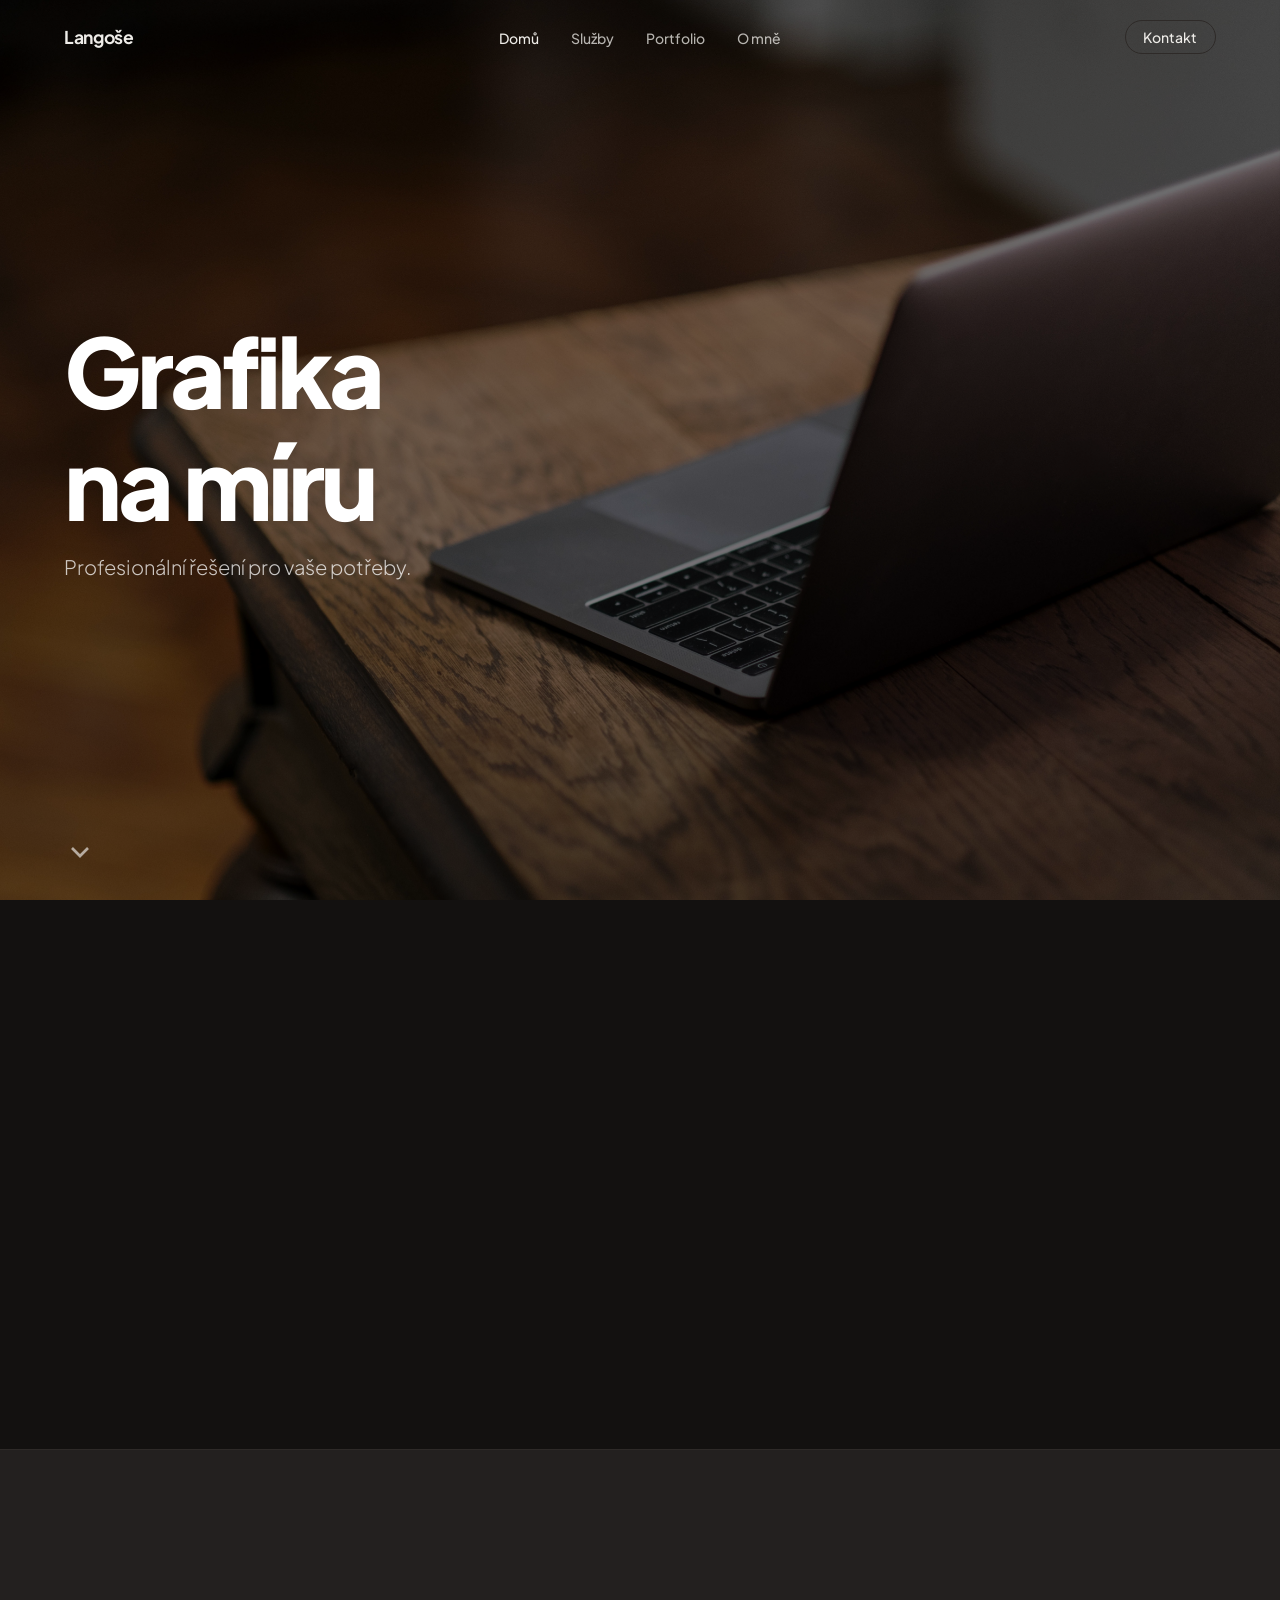
<file: index.html>
<!DOCTYPE html>
<html lang="cs">
<head>
  <meta charset="UTF-8" />
  <meta name="viewport" content="width=device-width, initial-scale=1.0" />
  <title>Langoše — Freelancer</title>
  <link rel="stylesheet" href="style.css" />
</head>
<body class="page-home">

<!-- ===================== NAVBAR ===================== -->
<nav id="navbar" class="nav-transparent">
  <a href="index.html" class="nav-logo">Langoše</a>
  <ul class="nav-links">
    <li><a href="index.html" class="active">Domů</a></li>
    <li><a href="sluzby.html">Služby</a></li>
    <li><a href="portfolio.html">Portfolio</a></li>
    <li><a href="o-mne.html">O mně</a></li>
  </ul>
  <a href="kontakt.html" class="btn-nav nav-contact">Kontakt</a>
  <button id="hamburger" aria-label="Menu">
    <svg id="icon-menu" xmlns="http://www.w3.org/2000/svg" fill="none" viewBox="0 0 24 24" stroke="currentColor" stroke-width="2"><line x1="3" y1="6" x2="21" y2="6"/><line x1="3" y1="12" x2="21" y2="12"/><line x1="3" y1="18" x2="21" y2="18"/></svg>
    <svg id="icon-close" xmlns="http://www.w3.org/2000/svg" fill="none" viewBox="0 0 24 24" stroke="currentColor" stroke-width="2" style="display:none"><line x1="18" y1="6" x2="6" y2="18"/><line x1="6" y1="6" x2="18" y2="18"/></svg>
  </button>
</nav>
<div id="mobile-menu">
  <a href="index.html">Domů</a>
  <a href="sluzby.html">Služby</a>
  <a href="portfolio.html">Portfolio</a>
  <a href="o-mne.html">O mně</a>
  <a href="kontakt.html" class="btn-nav">Kontakt</a>
</div>

<!-- ===================== HERO ===================== -->
<div id="hero">
  <div id="hero-bg"></div>
  <div id="hero-overlay"></div>
  <div id="hero-content">
    <div style="max-width: 60%;">
      <div class="hero-word-wrap hero-line" style="animation-delay:0.1s;">
        <span class="hero-word" id="hero-word">Grafika</span>
      </div>
      <div class="hero-static hero-line" style="animation-delay:0.25s;">na míru</div>
      <p class="hero-sub hero-line" style="animation-delay:0.45s;">Profesionální řešení pro vaše potřeby.</p>
    </div>
  </div>
  <div class="hero-chevron">
    <svg xmlns="http://www.w3.org/2000/svg" fill="none" viewBox="0 0 24 24" stroke="currentColor" stroke-width="2"><polyline points="6 9 12 15 18 9"/></svg>
  </div>
</div>

<!-- ===================== SECTION 1: About + Values (bg-background) ===================== -->
<div class="section-bg">
  <div class="section-inner">
    <div class="container">
      <div class="home-s1-grid reveal-left">
        <div class="home-s1-text">
          <span class="eyebrow">O mně</span>
          <h2>Individuální přístup</h2>
          <p>Jsem nezávislý tvůrce, který spojuje grafický design, strategii sociálních sítí a tvorbu moderních webů do jednoho soudržného celku. Zakládám si na individuálním přístupu, komunikaci a odhození zbytečných formalit.</p>
          <a href="o-mne.html" class="link-arrow">
            Poznejte mě blíže
            <svg xmlns="http://www.w3.org/2000/svg" fill="none" viewBox="0 0 24 24" stroke="currentColor" stroke-width="2"><line x1="5" y1="12" x2="19" y2="12"/><polyline points="12 5 19 12 12 19"/></svg>
          </a>
        </div>
        <div class="value-cards">
          <div class="value-card">
            <div class="icon"><svg xmlns="http://www.w3.org/2000/svg" fill="none" viewBox="0 0 24 24" stroke="currentColor" stroke-width="2"><path d="M12 22s8-4 8-10V5l-8-3-8 3v7c0 6 8 10 8 10z"/></svg></div>
            <div>
              <h4>Personalizace</h4>
              <p>Každý projekt je unikátní — řešení šitá přesně na míru vašich potřeb.</p>
            </div>
          </div>
          <div class="value-card">
            <div class="icon"><svg xmlns="http://www.w3.org/2000/svg" fill="none" viewBox="0 0 24 24" stroke="currentColor" stroke-width="2"><path d="M20.84 4.61a5.5 5.5 0 0 0-7.78 0L12 5.67l-1.06-1.06a5.5 5.5 0 0 0-7.78 7.78l1.06 1.06L12 21.23l7.78-7.78 1.06-1.06a5.5 5.5 0 0 0 0-7.78z"/></svg></div>
            <div>
              <h4>Lidský přístup</h4>
              <p>Komunikace bez zbytečné formality — vždy víte, kde projekt stojí.</p>
            </div>
          </div>
          <div class="value-card">
            <div class="icon"><svg xmlns="http://www.w3.org/2000/svg" fill="none" viewBox="0 0 24 24" stroke="currentColor" stroke-width="2"><path d="M22 11.08V12a10 10 0 1 1-5.93-9.14"/><polyline points="22 4 12 14.01 9 11.01"/></svg></div>
            <div>
              <h4>Kvalita &amp; Kreativita</h4>
              <p>Pečlivost v každém detailu a svěží pohled na každou výzvu.</p>
            </div>
          </div>
        </div>
      </div>
    </div>
  </div>
</div>

<!-- ===================== SECTION 2: Services (bg-secondary) ===================== -->
<div class="section-bg2">
  <div class="section-inner">
    <div class="container">
      <div class="home-s2-grid reveal-right">
        <div id="service-row-list" class="service-row-list"></div>
        <div class="home-s2-text" style="padding-left: 3rem;">
          <span class="eyebrow">Služby</span>
          <h2>Vše pod jednou střechou.</h2>
          <p>Od návrhu loga přes budování komunity až po spuštění vašeho nového webu. Nabízím komplexní přístup.</p>
          <a href="sluzby.html" class="link-arrow">
            Prohlédnout služby
            <svg xmlns="http://www.w3.org/2000/svg" fill="none" viewBox="0 0 24 24" stroke="currentColor" stroke-width="2"><line x1="5" y1="12" x2="19" y2="12"/><polyline points="12 5 19 12 12 19"/></svg>
          </a>
        </div>
      </div>
    </div>
  </div>
</div>

<!-- ===================== SECTION 3: Portfolio preview (bg-background) ===================== -->
<div class="section-bg">
  <div class="section-inner">
    <div class="container">
      <div class="portfolio-preview-header reveal">
        <div>
          <span class="eyebrow">Portfolio</span>
          <h2>Vybrané práce</h2>
        </div>
        <a href="portfolio.html" class="link-arrow">
          Zobrazit vše
          <svg xmlns="http://www.w3.org/2000/svg" fill="none" viewBox="0 0 24 24" stroke="currentColor" stroke-width="2"><line x1="5" y1="12" x2="19" y2="12"/><polyline points="12 5 19 12 12 19"/></svg>
        </a>
      </div>
      <div id="portfolio-preview-grid" class="portfolio-grid reveal" style="transition-delay:0.15s;"></div>
    </div>
  </div>
</div>

<script src="main.js"></script>
<script>
  // Hero rotating words
  const words  = ['Grafika', 'Sociální sítě', 'Webové stránky'];
  const wordEl = document.getElementById('hero-word');
  const heroBg = document.getElementById('hero-bg');
  const heroContent = document.getElementById('hero-content');
  let idx = 0;

  setInterval(function() {
    wordEl.classList.add('fading');
    setTimeout(function() {
      idx = (idx + 1) % words.length;
      wordEl.textContent = words[idx];
      wordEl.classList.remove('fading');
    }, 350);
  }, 3000);

  // Parallax
  window.addEventListener('scroll', function() {
    const y = window.scrollY;
    const scale = Math.min(1 + y * 0.0005, 1.15);
    const blur  = Math.min(y * 0.02, 10);
    heroBg.style.transform = 'scale(' + scale + ')';
    heroBg.style.filter    = 'blur(' + blur + 'px)';
    heroContent.style.opacity = String(Math.max(1 - y * 0.002, 0));
  }, { passive: true });
</script>
</body>
</html>
</file>
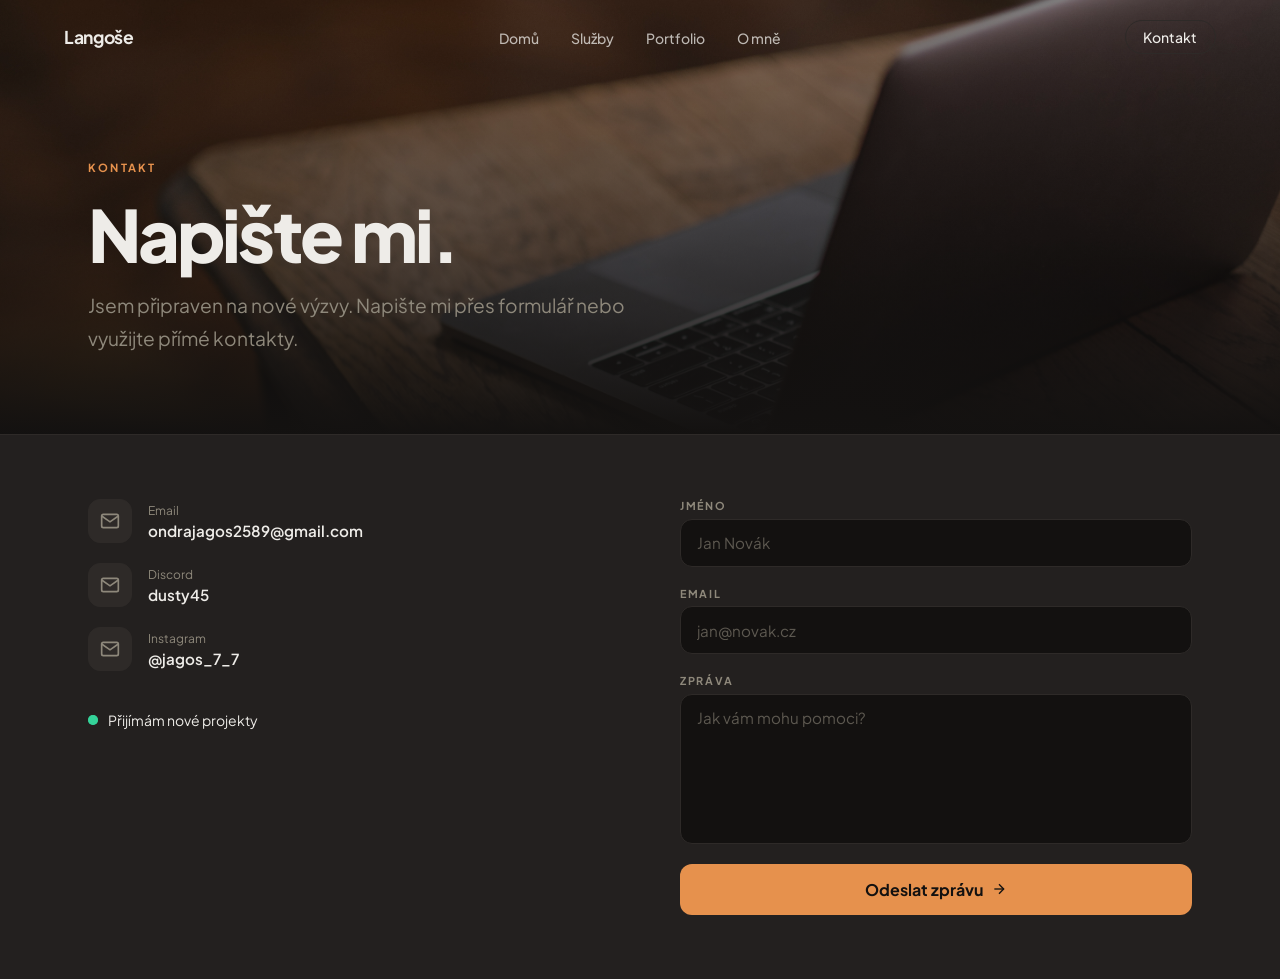
<file: kontakt.html>
<!DOCTYPE html>
<html lang="cs">
<head>
  <meta charset="UTF-8" />
  <meta name="viewport" content="width=device-width, initial-scale=1.0" />
  <title>Langoše — Kontakt</title>
  <link rel="stylesheet" href="style.css" />
</head>
<body>

<!-- ===================== NAVBAR ===================== -->
<nav id="navbar" class="nav-transparent">
  <a href="index.html" class="nav-logo">Langoše</a>
  <ul class="nav-links">
    <li><a href="index.html">Domů</a></li>
    <li><a href="sluzby.html">Služby</a></li>
    <li><a href="portfolio.html">Portfolio</a></li>
    <li><a href="o-mne.html">O mně</a></li>
  </ul>
  <a href="kontakt.html" class="btn-nav nav-contact active">Kontakt</a>
  <button id="hamburger" aria-label="Menu">
    <svg id="icon-menu" xmlns="http://www.w3.org/2000/svg" fill="none" viewBox="0 0 24 24" stroke="currentColor" stroke-width="2"><line x1="3" y1="6" x2="21" y2="6"/><line x1="3" y1="12" x2="21" y2="12"/><line x1="3" y1="18" x2="21" y2="18"/></svg>
    <svg id="icon-close" xmlns="http://www.w3.org/2000/svg" fill="none" viewBox="0 0 24 24" stroke="currentColor" stroke-width="2" style="display:none"><line x1="18" y1="6" x2="6" y2="18"/><line x1="6" y1="6" x2="18" y2="18"/></svg>
  </button>
</nav>
<div id="mobile-menu">
  <a href="index.html">Domů</a>
  <a href="sluzby.html">Služby</a>
  <a href="portfolio.html">Portfolio</a>
  <a href="o-mne.html">O mně</a>
  <a href="kontakt.html">Kontakt</a>
</div>

<!-- ===================== BANNER ===================== -->
<div class="banner">
  <div class="banner-bg"></div>
  <div class="banner-gradient"></div>
  <div class="container reveal">
    <span class="eyebrow">Kontakt</span>
    <h1>Napište mi.</h1>
    <p>Jsem připraven na nové výzvy. Napište mi přes formulář nebo využijte přímé kontakty.</p>
  </div>
</div>

<!-- ===================== MAIN CONTENT (bg-secondary) ===================== -->
<div class="section-bg2">
  <div class="container" style="padding-top:4rem; padding-bottom:4rem;">
    <div class="contact-grid">

      <!-- LEFT: Contact info -->
      <div class="contact-info reveal-left">
        <div class="contact-rows">
          <a href="mailto:ahoj@langose.cz" class="contact-row">
            <div class="icon-box">
              <svg xmlns="http://www.w3.org/2000/svg" fill="none" viewBox="0 0 24 24" stroke="currentColor" stroke-width="2"><path d="M4 4h16c1.1 0 2 .9 2 2v12c0 1.1-.9 2-2 2H4c-1.1 0-2-.9-2-2V6c0-1.1.9-2 2-2z"/><polyline points="22,6 12,13 2,6"/></svg>
            </div>
            <div>
              <div class="label">Email</div>
              <div class="val">ondrajagos2589@gmail.com</div>
            </div>
          </a>
          <a href="tel:+420123456789" class="contact-row">
            <div class="icon-box">
              <svg xmlns="http://www.w3.org/2000/svg" fill="none" viewBox="0 0 24 24" stroke="currentColor" stroke-width="2"><path d="M4 4h16c1.1 0 2 .9 2 2v12c0 1.1-.9 2-2 2H4c-1.1 0-2-.9-2-2V6c0-1.1.9-2 2-2z"/><polyline points="22,6 12,13 2,6"/></svg>
            </div>
            <div>
              <div class="label">Discord</div>
              <div class="val">dusty45</div>
            </div>
          </a>
          <div class="contact-row">
            <div class="icon-box">
              <svg xmlns="http://www.w3.org/2000/svg" fill="none" viewBox="0 0 24 24" stroke="currentColor" stroke-width="2"><path d="M4 4h16c1.1 0 2 .9 2 2v12c0 1.1-.9 2-2 2H4c-1.1 0-2-.9-2-2V6c0-1.1.9-2 2-2z"/><polyline points="22,6 12,13 2,6"/></svg>
            </div>
            <div>
              <div class="label">Instagram</div>
              <div class="val">@jagos_7_7</div>
            </div>
          </div>
        </div>

        <!-- Availability -->
        <div class="availability">
          <span class="dot-green"></span>
          Přijímám nové projekty
        </div>
      </div>

      <!-- RIGHT: Form -->
      <div class="reveal-right" style="transition-delay:0.15s;">

        <!-- Success state (hidden by default) -->
        <div class="form-success" id="form-success">
          <div class="form-success-icon">
            <svg xmlns="http://www.w3.org/2000/svg" fill="none" viewBox="0 0 24 24" stroke="currentColor" stroke-width="2"><path d="M22 11.08V12a10 10 0 1 1-5.93-9.14"/><polyline points="22 4 12 14.01 9 11.01"/></svg>
          </div>
          <div>
            <h3>Zpráva odeslána</h3>
            <p>Děkuji za zprávu. Ozvu se vám zpět co nejdříve.</p>
          </div>
          <button id="form-reset">
            Poslat další zprávu
            <svg xmlns="http://www.w3.org/2000/svg" fill="none" viewBox="0 0 24 24" stroke="currentColor" stroke-width="2"><line x1="5" y1="12" x2="19" y2="12"/><polyline points="12 5 19 12 12 19"/></svg>
          </button>
        </div>

        <!-- Form -->
        <form id="contact-form" action="https://formspree.io/f/YOUR_FORM_ID" method="POST">
          <div id="form-error" style="display:none; padding:1rem; border:1px solid hsla(0,72%,55%,0.4); background:hsla(0,72%,55%,0.1); color:#f87171; border-radius:0.75rem; font-size:0.875rem; margin-bottom:1.25rem;">
            Došlo k chybě. Zkuste to prosím znovu nebo mě kontaktujte napřímo.
          </div>

          <div class="form-field">
            <label for="name">Jméno</label>
            <input type="text" id="name" name="name" placeholder="Jan Novák" required />
          </div>
          <div class="form-field">
            <label for="email">Email</label>
            <input type="email" id="email" name="email" placeholder="jan@novak.cz" required />
          </div>
          <div class="form-field">
            <label for="message">Zpráva</label>
            <textarea id="message" name="message" placeholder="Jak vám mohu pomoci?" required></textarea>
          </div>

          <button type="submit" class="btn-submit" id="submit-btn">
            Odeslat zprávu
            <svg xmlns="http://www.w3.org/2000/svg" fill="none" viewBox="0 0 24 24" stroke="currentColor" stroke-width="2"><line x1="5" y1="12" x2="19" y2="12"/><polyline points="12 5 19 12 12 19"/></svg>
          </button>
        </form>
      </div>

    </div>
  </div>
</div>

<script src="main.js"></script>
<script>
  var form       = document.getElementById('contact-form');
  var success    = document.getElementById('form-success');
  var errorBox   = document.getElementById('form-error');
  var submitBtn  = document.getElementById('submit-btn');
  var resetBtn   = document.getElementById('form-reset');

  form.addEventListener('submit', async function(e) {
    e.preventDefault();
    submitBtn.disabled = true;
    submitBtn.textContent = 'Odesílám…';
    errorBox.style.display = 'none';

    try {
      var res = await fetch(form.action, {
        method: 'POST',
        body: new FormData(form),
        headers: { 'Accept': 'application/json' }
      });
      if (res.ok) {
        form.style.display = 'none';
        success.classList.add('show');
      } else {
        throw new Error();
      }
    } catch {
      errorBox.style.display = 'block';
    }

    submitBtn.disabled = false;
    submitBtn.innerHTML = 'Odeslat zprávu <svg xmlns="http://www.w3.org/2000/svg" fill="none" viewBox="0 0 24 24" stroke="currentColor" stroke-width="2"><line x1="5" y1="12" x2="19" y2="12"/><polyline points="12 5 19 12 12 19"/></svg>';
  });

  resetBtn.addEventListener('click', function() {
    form.reset();
    form.style.display = 'block';
    success.classList.remove('show');
  });
</script>
</body>
</html>
</file>
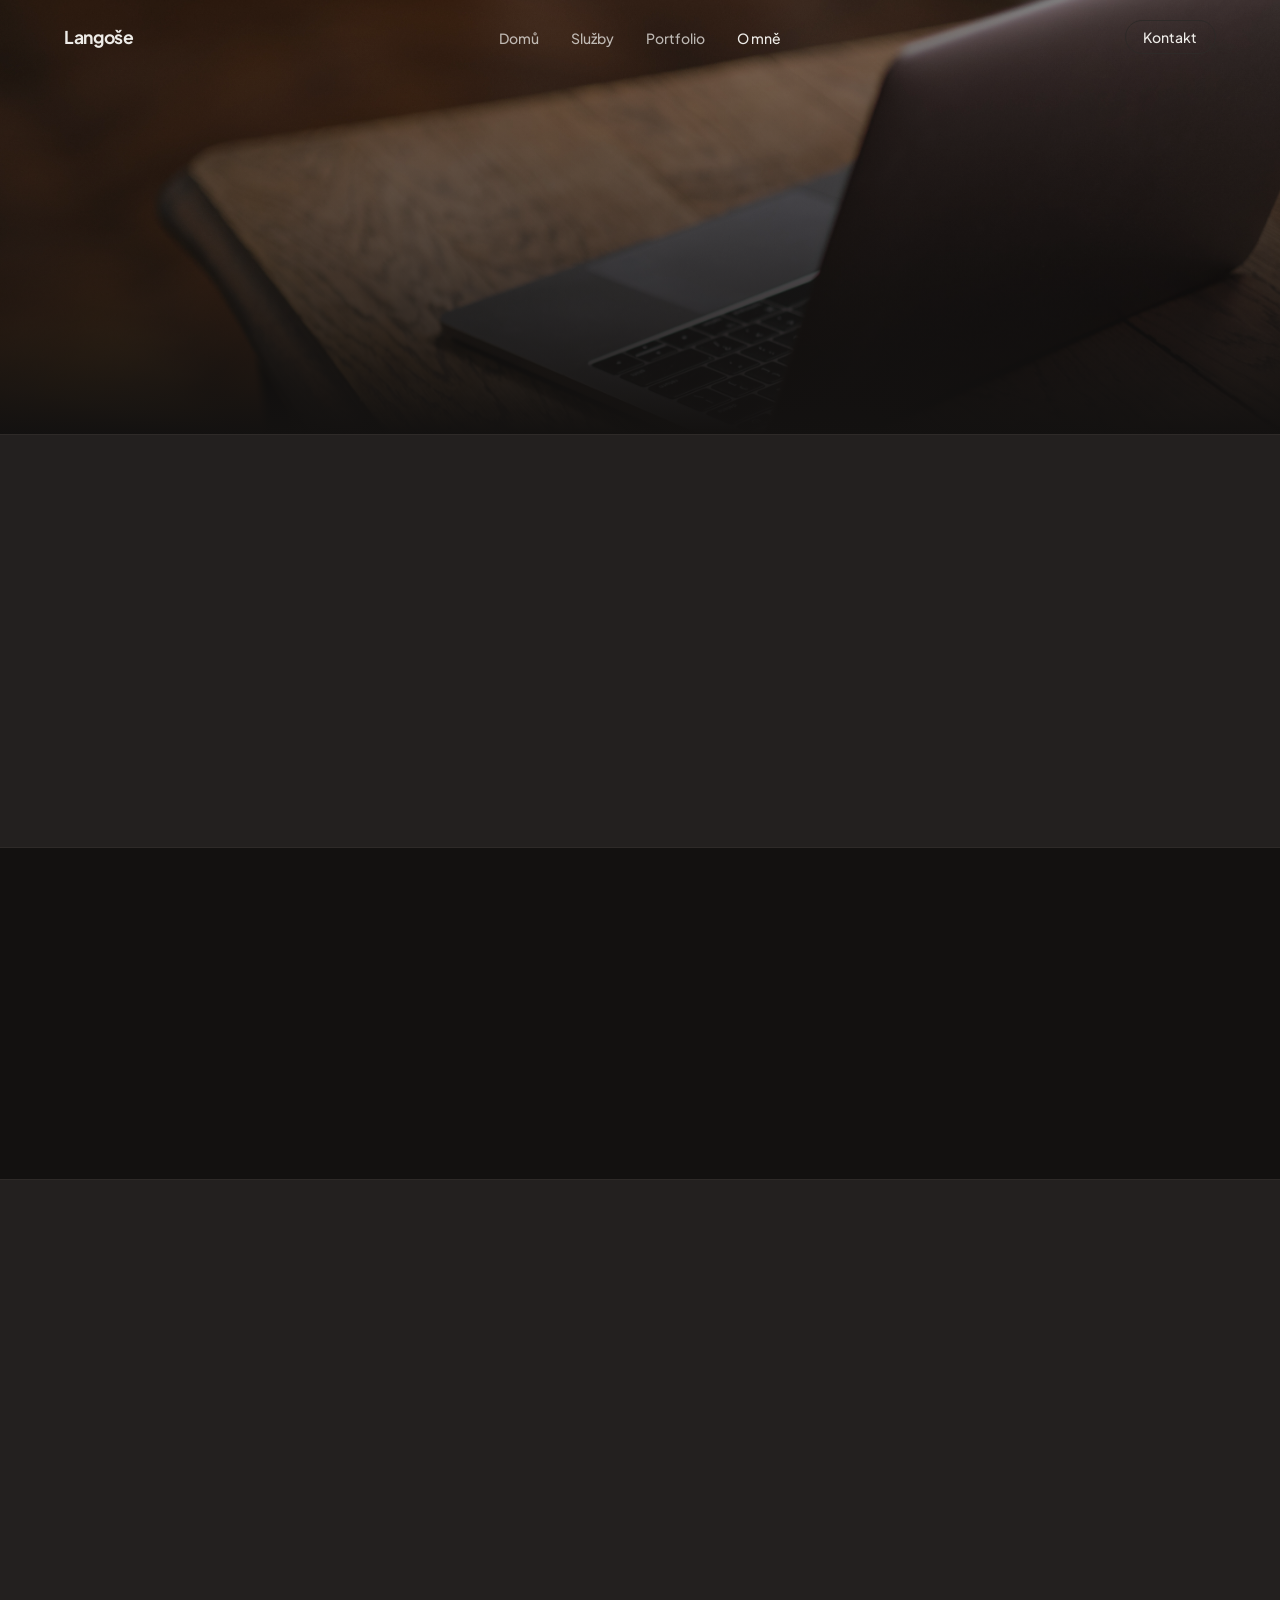
<file: o-mne.html>
<!DOCTYPE html>
<html lang="cs">
<head>
  <meta charset="UTF-8" />
  <meta name="viewport" content="width=device-width, initial-scale=1.0" />
  <title>Langoše — O mně</title>
  <link rel="stylesheet" href="style.css" />
</head>
<body>

<!-- ===================== NAVBAR ===================== -->
<nav id="navbar" class="nav-transparent">
  <a href="index.html" class="nav-logo">Langoše</a>
  <ul class="nav-links">
    <li><a href="index.html">Domů</a></li>
    <li><a href="sluzby.html">Služby</a></li>
    <li><a href="portfolio.html">Portfolio</a></li>
    <li><a href="o-mne.html" class="active">O mně</a></li>
  </ul>
  <a href="kontakt.html" class="btn-nav nav-contact">Kontakt</a>
  <button id="hamburger" aria-label="Menu">
    <svg id="icon-menu" xmlns="http://www.w3.org/2000/svg" fill="none" viewBox="0 0 24 24" stroke="currentColor" stroke-width="2"><line x1="3" y1="6" x2="21" y2="6"/><line x1="3" y1="12" x2="21" y2="12"/><line x1="3" y1="18" x2="21" y2="18"/></svg>
    <svg id="icon-close" xmlns="http://www.w3.org/2000/svg" fill="none" viewBox="0 0 24 24" stroke="currentColor" stroke-width="2" style="display:none"><line x1="18" y1="6" x2="6" y2="18"/><line x1="6" y1="6" x2="18" y2="18"/></svg>
  </button>
</nav>
<div id="mobile-menu">
  <a href="index.html">Domů</a>
  <a href="sluzby.html">Služby</a>
  <a href="portfolio.html">Portfolio</a>
  <a href="o-mne.html">O mně</a>
  <a href="kontakt.html" class="btn-nav">Kontakt</a>
</div>

<!-- ===================== BANNER ===================== -->
<div class="banner">
  <div class="banner-bg"></div>
  <div class="banner-gradient"></div>
  <div class="container reveal">
    <span class="eyebrow">O mně</span>
    <h1>Kdo jsem?</h1>
    <p>Nezávislý tvůrce, který spojuje design, strategii a technologie do jednoho celku.</p>
  </div>
</div>

<!-- ===================== BIO + SKILLS (bg-secondary) ===================== -->
<div class="section-bg2">
  <div class="container" style="padding-top:5rem; padding-bottom:5rem;">
    <div class="about-bio-grid reveal">
      <div class="about-bio-text">
        <p>Jsem Ondřej Jagoš, student vystupující na internetu pod přezdívkou "Dusty" nebo "Langoše".</p>
        <p>Studuji už třetím rokem na Střední průmyslové škole kde studuji obor informačních technologií.</p>
        <p>Pracoval jsem již na mnoha projektech, ať už osobních nebo v týmu; od tvorby videoher, přes vlastní YouTube kanál až po menší spíše zájmové projekty. Relevantní práce najdete v mém portfoliu</p>
      </div>
      <div class="about-skills-grid">
        <div class="about-skill-card reveal" style="transition-delay:0s;">
          <div class="icon"><svg xmlns="http://www.w3.org/2000/svg" fill="none" viewBox="0 0 24 24" stroke="currentColor" stroke-width="2"><path d="M12 20h9"/><path d="M16.5 3.5a2.121 2.121 0 0 1 3 3L7 19l-4 1 1-4L16.5 3.5z"/></svg></div>
          <span>Grafický design</span>
        </div>
        <div class="about-skill-card reveal" style="transition-delay:0.08s;">
          <div class="icon"><svg xmlns="http://www.w3.org/2000/svg" fill="none" viewBox="0 0 24 24" stroke="currentColor" stroke-width="2"><path d="M17 21v-2a4 4 0 0 0-4-4H5a4 4 0 0 0-4 4v2"/><circle cx="9" cy="7" r="4"/><path d="M23 21v-2a4 4 0 0 0-3-3.87"/><path d="M16 3.13a4 4 0 0 1 0 7.75"/></svg></div>
          <span>Sociální sítě</span>
        </div>
        <div class="about-skill-card reveal" style="transition-delay:0.16s;">
          <div class="icon"><svg xmlns="http://www.w3.org/2000/svg" fill="none" viewBox="0 0 24 24" stroke="currentColor" stroke-width="2"><polyline points="16 18 22 12 16 6"/><polyline points="8 6 2 12 8 18"/></svg></div>
          <span>Webové stránky</span>
        </div>
       
      </div>
    </div>
  </div>
</div>

<!-- ===================== PROCESS (bg-background) ===================== -->
<div class="section-bg" style="border-top:1px solid var(--bg3);">
  <div class="container" style="padding-top:5rem; padding-bottom:5rem;">
    <div class="process-grid">
      <div class="process-card reveal" style="transition-delay:0s;">
        <div class="process-card-header">
          <div class="process-card-icon">
            <svg xmlns="http://www.w3.org/2000/svg" fill="none" viewBox="0 0 24 24" stroke="currentColor" stroke-width="2"><circle cx="11" cy="11" r="8"/><line x1="21" y1="21" x2="16.65" y2="16.65"/></svg>
          </div>
          <span class="step-num">01</span>
        </div>
        <h3>Poznání a Strategie</h3>
        <p>Než začnu tvořit, potřebuji pochopit vaši značku, cíle a publikum. Každé dobré dílo začíná správnými otázkami.</p>
      </div>
      <div class="process-card reveal" style="transition-delay:0.1s;">
        <div class="process-card-header">
          <div class="process-card-icon">
            <svg xmlns="http://www.w3.org/2000/svg" fill="none" viewBox="0 0 24 24" stroke="currentColor" stroke-width="2"><path d="M12 20h9"/><path d="M16.5 3.5a2.121 2.121 0 0 1 3 3L7 19l-4 1 1-4L16.5 3.5z"/></svg>
          </div>
          <span class="step-num">02</span>
        </div>
        <h3>Kreativní proces</h3>
        <p>Návrhy, iterace a ladění detailů. Pracuji transparentně — průběžně sdílím postup a zapojuji vás do rozhodnutí.</p>
      </div>
      <div class="process-card reveal" style="transition-delay:0.2s;">
        <div class="process-card-header">
          <div class="process-card-icon">
            <svg xmlns="http://www.w3.org/2000/svg" fill="none" viewBox="0 0 24 24" stroke="currentColor" stroke-width="2"><path d="M13 2L3 14h9l-1 8 10-12h-9l1-8z"/></svg>
          </div>
          <span class="step-num">03</span>
        </div>
        <h3>Realizace a Růst</h3>
        <p>Po dokončení bude vše předáno. A kdyby se vyskytli jakékoliv problémy, jsem k dizpozici.</p>
      </div>
    </div>
  </div>
</div>

<!-- ===================== FAQ (bg-secondary) ===================== -->
<div class="section-bg2">
  <div class="container" style="padding-top:5rem; padding-bottom:5rem;">
    <div class="reveal">
      <span class="eyebrow">FAQ</span>
      <h2 style="font-size:clamp(1.75rem,3.5vw,2.5rem); margin-bottom:3rem;">Časté dotazy</h2>
    </div>
    <div id="faq-list" class="faq-list reveal" style="transition-delay:0.1s;"></div>
  </div>
</div>

<script src="main.js"></script>
</body>
</html>
</file>
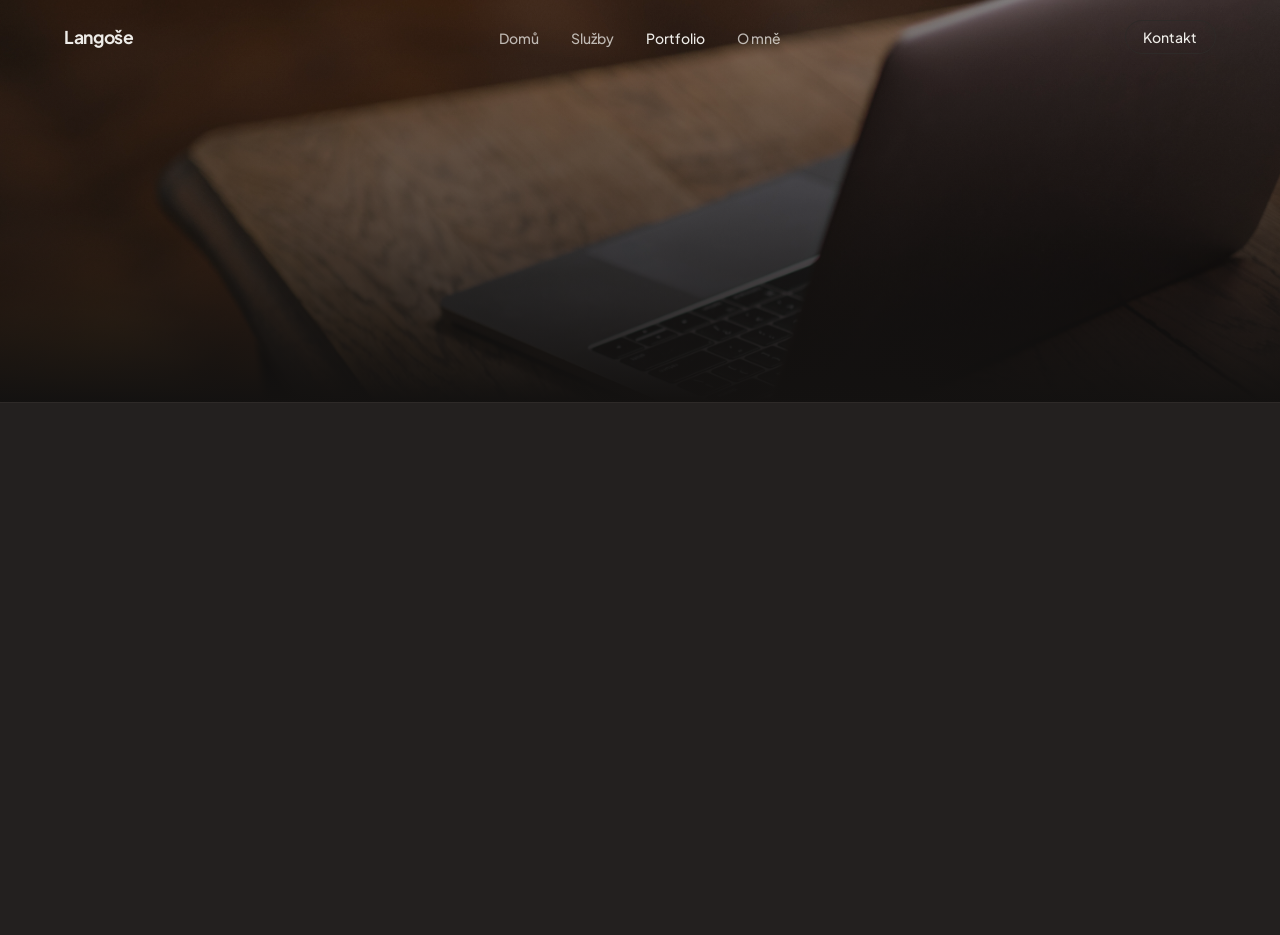
<file: portfolio.html>
<!DOCTYPE html>
<html lang="cs">
<head>
  <meta charset="UTF-8" />
  <meta name="viewport" content="width=device-width, initial-scale=1.0" />
  <title>Langoše — Portfolio</title>
  <link rel="stylesheet" href="style.css" />
</head>
<body>

<!-- ===================== NAVBAR ===================== -->
<nav id="navbar" class="nav-transparent">
  <a href="index.html" class="nav-logo">Langoše</a>
  <ul class="nav-links">
    <li><a href="index.html">Domů</a></li>
    <li><a href="sluzby.html">Služby</a></li>
    <li><a href="portfolio.html" class="active">Portfolio</a></li>
    <li><a href="o-mne.html">O mně</a></li>
  </ul>
  <a href="kontakt.html" class="btn-nav nav-contact">Kontakt</a>
  <button id="hamburger" aria-label="Menu">
    <svg id="icon-menu" xmlns="http://www.w3.org/2000/svg" fill="none" viewBox="0 0 24 24" stroke="currentColor" stroke-width="2"><line x1="3" y1="6" x2="21" y2="6"/><line x1="3" y1="12" x2="21" y2="12"/><line x1="3" y1="18" x2="21" y2="18"/></svg>
    <svg id="icon-close" xmlns="http://www.w3.org/2000/svg" fill="none" viewBox="0 0 24 24" stroke="currentColor" stroke-width="2" style="display:none"><line x1="18" y1="6" x2="6" y2="18"/><line x1="6" y1="6" x2="18" y2="18"/></svg>
  </button>
</nav>
<div id="mobile-menu">
  <a href="index.html">Domů</a>
  <a href="sluzby.html">Služby</a>
  <a href="portfolio.html">Portfolio</a>
  <a href="o-mne.html">O mně</a>
  <a href="kontakt.html" class="btn-nav">Kontakt</a>
</div>

<!-- ===================== BANNER ===================== -->
<div class="banner">
  <div class="banner-bg"></div>
  <div class="banner-gradient"></div>
  <div class="container reveal">
    <span class="eyebrow">Moje práce</span>
    <h1>Portfolio</h1>
    <p>Moje předchozí práce a projekty, na kterých jsem se podílel</p>
  </div>
</div>

<!-- ===================== PORTFOLIO GRID (bg-secondary) ===================== -->
<div class="section-bg2">
  <div class="container" style="padding-top:4rem; padding-bottom:6rem;">
    <div id="portfolio-grid" class="portfolio-grid" style="row-gap: 3rem;"></div>
  </div>
</div>

<script src="main.js"></script>
</body>
</html>
</file>
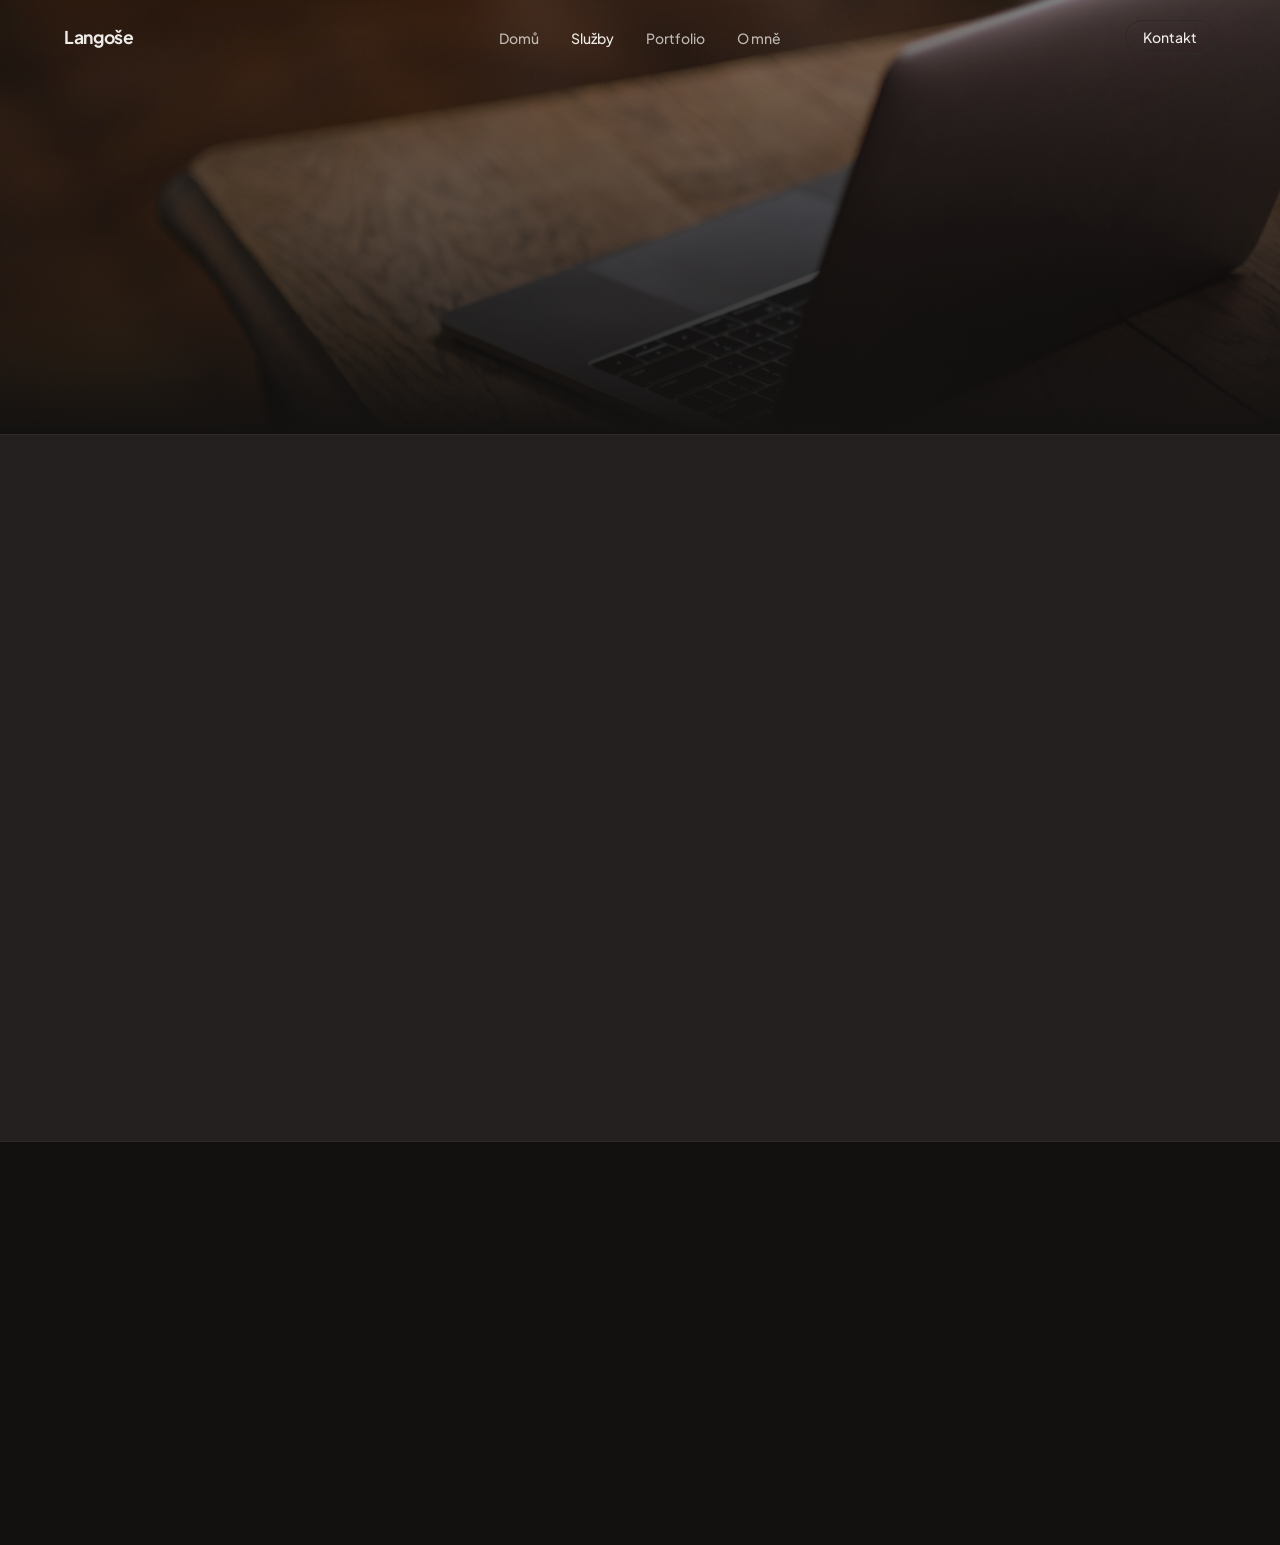
<file: sluzby.html>
<!DOCTYPE html>
<html lang="cs">
<head>
  <meta charset="UTF-8" />
  <meta name="viewport" content="width=device-width, initial-scale=1.0" />
  <title>Langoše — Služby</title>
  <link rel="stylesheet" href="style.css" />
</head>
<body>

<!-- ===================== NAVBAR ===================== -->
<nav id="navbar" class="nav-transparent">
  <a href="index.html" class="nav-logo">Langoše</a>
  <ul class="nav-links">
    <li><a href="index.html">Domů</a></li>
    <li><a href="sluzby.html" class="active">Služby</a></li>
    <li><a href="portfolio.html">Portfolio</a></li>
    <li><a href="o-mne.html">O mně</a></li>
  </ul>
  <a href="kontakt.html" class="btn-nav nav-contact">Kontakt</a>
  <button id="hamburger" aria-label="Menu">
    <svg id="icon-menu" xmlns="http://www.w3.org/2000/svg" fill="none" viewBox="0 0 24 24" stroke="currentColor" stroke-width="2"><line x1="3" y1="6" x2="21" y2="6"/><line x1="3" y1="12" x2="21" y2="12"/><line x1="3" y1="18" x2="21" y2="18"/></svg>
    <svg id="icon-close" xmlns="http://www.w3.org/2000/svg" fill="none" viewBox="0 0 24 24" stroke="currentColor" stroke-width="2" style="display:none"><line x1="18" y1="6" x2="6" y2="18"/><line x1="6" y1="6" x2="18" y2="18"/></svg>
  </button>
</nav>
<div id="mobile-menu">
  <a href="index.html">Domů</a>
  <a href="sluzby.html">Služby</a>
  <a href="portfolio.html">Portfolio</a>
  <a href="o-mne.html">O mně</a>
  <a href="kontakt.html" class="btn-nav">Kontakt</a>
</div>

<!-- ===================== BANNER ===================== -->
<div class="banner">
  <div class="banner-bg"></div>
  <div class="banner-gradient"></div>
  <div class="container reveal">
    <span class="eyebrow">Co nabízím</span>
    <h1>Moje Služby</h1>
    <p>Komplexní řešení pro vaši značku od prvního nápadu až po realizaci.</p>
  </div>
</div>

<!-- ===================== SERVICE CARDS (bg-secondary) ===================== -->
<div class="section-bg2">
  <div class="container" style="padding-top:4rem; padding-bottom:4rem;">
    <div id="services-grid" class="services-grid"></div>
  </div>
</div>

<!-- ===================== CTA (bg-background) ===================== -->
<div class="section-bg" style="border-top: 1px solid var(--bg3);">
  <div class="container">
    <div class="cta-block reveal">
      <h3>Máte zájem nebo otázku?</h3>
      <p>Každý projekt je jiný. Napište mi a připravím nabídku přesně na míru vašim potřebám.</p>
      <a href="kontakt.html" class="btn-cta">Nezávazná konzultace</a>
    </div>
  </div>
</div>

<script src="main.js"></script>
</body>
</html>
</file>
<file: style.css>
/* ============================================================
   LANGOŠE — PORTFOLIO  |  style.css
   Edit colours in the :root block at the top.
   ============================================================ */

@import url('https://fonts.googleapis.com/css2?family=Plus+Jakarta+Sans:wght@300;400;500;600;700;800&display=swap');

/* ---------------------------------------------------------------
   COLOUR VARIABLES  — change these to restyle the whole site
--------------------------------------------------------------- */
:root {
  --bg:     hsl(20, 8%,  7%);   /* main background         */
  --bg2:    hsl(20, 7%, 13%);   /* secondary background    */
  --bg3:    hsl(20, 7%, 17%);   /* accent / border colour  */
  --fg:     hsl(40, 15%, 92%);  /* main text               */
  --muted:  hsl(40,  8%, 52%);  /* muted / secondary text  */
  --warm:   hsl(27, 75%, 60%);  /* orange accent           */
}

/* ---------------------------------------------------------------
   RESET & BASE
--------------------------------------------------------------- */
*, *::before, *::after { box-sizing: border-box; margin: 0; padding: 0; }
html { scroll-behavior: smooth; }
body {
  font-family: 'Plus Jakarta Sans', sans-serif;
  background-color: var(--bg);
  color: var(--fg);
  -webkit-font-smoothing: antialiased;
  overflow-x: hidden;
}
img { display: block; max-width: 100%; }
a { color: inherit; text-decoration: none; }
ul { list-style: none; }
h1, h2, h3, h4, h5, h6 { font-weight: 700; letter-spacing: -0.03em; line-height: 1.1; }

/* ---------------------------------------------------------------
   LAYOUT
--------------------------------------------------------------- */
.container {
  width: 100%;
  max-width: 1152px;   /* max-w-6xl ≈ 72rem */
  margin: 0 auto;
  padding: 0 1.5rem;
}

/* ---------------------------------------------------------------
   EYEBROW
--------------------------------------------------------------- */
.eyebrow {
  display: block;
  font-size: 0.7rem;
  font-weight: 700;
  letter-spacing: 0.2em;
  text-transform: uppercase;
  color: var(--warm);
  margin-bottom: 1.25rem;
}

/* ---------------------------------------------------------------
   NAVBAR
--------------------------------------------------------------- */
#navbar {
  position: fixed;
  top: 0; left: 0; right: 0;
  z-index: 100;
  padding: 1.25rem 4rem;
  display: flex;
  align-items: center;
  justify-content: space-between;
  transition: background 0.35s ease, backdrop-filter 0.35s ease,
              opacity 0.35s ease, transform 0.35s ease;
}
#navbar.nav-transparent { background: transparent; }
#navbar.nav-scrolled {
  background: hsla(20, 8%, 7%, 0.9);
  backdrop-filter: blur(12px);
  -webkit-backdrop-filter: blur(12px);
  border-bottom: 1px solid var(--bg3);
}
#navbar.nav-hidden { opacity: 0; pointer-events: none; transform: translateY(-100%); }

.nav-logo {
  font-size: 1.1rem;
  font-weight: 700;
  letter-spacing: -0.02em;
  color: var(--fg);
  flex-shrink: 0;
}

.nav-links {
  position: absolute;
  left: 50%;
  transform: translateX(-50%);
  display: flex;
  align-items: center;
  gap: 2rem;
}
.nav-links a {
  font-size: 0.875rem;
  font-weight: 500;
  color: var(--fg);
  opacity: 0.75;
  transition: opacity 0.2s;
}
.nav-links a:hover { opacity: 1; }
.nav-links a.active { opacity: 1; }

.nav-contact {
  flex-shrink: 0;
}

.btn-nav {
  display: inline-block;
  padding: 0.45rem 1.1rem;
  border: 1px solid var(--bg3);
  border-radius: 999px;
  font-size: 0.875rem;
  font-weight: 500;
  color: var(--fg);
  background: transparent;
  cursor: pointer;
  transition: background 0.2s, border-color 0.2s;
  opacity: 1 !important;
}
.btn-nav:hover { background: var(--bg3); border-color: var(--fg); }

/* Hamburger */
#hamburger {
  display: none;
  background: none;
  border: none;
  cursor: pointer;
  color: var(--fg);
  padding: 0.25rem;
  align-items: center;
}
#hamburger svg { width: 24px; height: 24px; display: block; }

#mobile-menu {
  display: none;
  position: fixed;
  top: 0; left: 0; right: 0;
  z-index: 99;
  background: hsla(20, 8%, 7%, 0.97);
  backdrop-filter: blur(12px);
  -webkit-backdrop-filter: blur(12px);
  padding: 5rem 1.5rem 2rem;
  flex-direction: column;
  gap: 1.5rem;
  border-bottom: 1px solid var(--bg3);
}
#mobile-menu.open { display: flex; }
#mobile-menu a {
  font-size: 1.2rem;
  font-weight: 600;
  color: var(--fg);
  opacity: 0.85;
}
#mobile-menu a:hover { opacity: 1; }

/* ---------------------------------------------------------------
   HERO (index.html only)
--------------------------------------------------------------- */
#hero {
  position: relative;
  height: 100dvh;
  min-height: 600px;
  width: 100%;
  overflow: hidden;
  background: #000;
}
#hero-bg {
  position: absolute;
  inset: 0;
  background-image: url('hero-bg.jpg');
  background-size: cover;
  background-position: center;
  transform-origin: center;
  will-change: transform, filter;
}
#hero-overlay {
  position: absolute;
  inset: 0;
  background: rgba(0,0,0,0.5);
}
#hero-content {
  position: relative;
  z-index: 2;
  height: 100%;
  display: flex;
  flex-direction: column;
  justify-content: center;
  padding: 0 4rem;
  max-width: 1500px;
  margin: 0 auto;
  will-change: opacity;
}
.hero-word-wrap {
  height: clamp(3.5rem, 9.5vw, 7rem);
  overflow: visible;
  position: relative;
  margin-bottom: 0;
}
.hero-word {
  position: absolute;
  left: 0; top: 0;
  font-size: clamp(3rem, 8vw, 6rem);
  font-weight: 800;
  color: #fff;
  letter-spacing: -0.04em;
  line-height: 1;
  transition: opacity 0.3s ease, transform 0.3s ease;
}
.hero-word.fading { opacity: 0; transform: translateY(-6px); }
.hero-static {
  font-size: clamp(3rem, 8vw, 6rem);
  font-weight: 800;
  color: #fff;
  letter-spacing: -0.04em;
  line-height: 1;
  margin-bottom: 1.5rem;
}
.hero-sub {
  font-size: clamp(1rem, 2vw, 1.25rem);
  font-weight: 300;
  color: rgba(255,255,255,0.75);
  max-width: 480px;
}
.hero-chevron {
  position: absolute;
  bottom: 2rem; left: 4rem;
  animation: bounce 2s infinite;
  color: rgba(255,255,255,0.6);
}
.hero-chevron svg { width: 2rem; height: 2rem; display: block; }

@keyframes bounce {
  0%, 100% { transform: translateY(0); }
  50%       { transform: translateY(-8px); }
}
@keyframes heroReveal {
  from { opacity: 0; transform: translateY(50px); }
  to   { opacity: 1; transform: translateY(0); }
}
.hero-line { animation: heroReveal 1s cubic-bezier(0.16,1,0.3,1) both; }

/* ---------------------------------------------------------------
   SUBPAGE BANNER
   Uses padding (pt-40 pb-20) not a fixed height — text sits at bottom
--------------------------------------------------------------- */
.banner {
  position: relative;
  padding-top: 10rem;  /* pt-40 */
  padding-bottom: 5rem; /* pb-20 */
  overflow: hidden;
}
.banner-bg {
  position: absolute;
  inset: 0;
  background-image: url('hero-bg.jpg');
  background-size: cover;
  background-position: center;
  opacity: 0.55;
}
.banner-gradient {
  position: absolute;
  inset: 0;
  background: linear-gradient(to bottom, transparent 0%, hsla(20,8%,7%,0.4) 55%, var(--bg) 100%);
}
.banner .container { position: relative; z-index: 2; }
.banner h1 {
  font-size: clamp(3rem, 6vw, 4.5rem);
  font-weight: 800;
  letter-spacing: -0.04em;
  margin-bottom: 1rem;
}
.banner p {
  font-size: 1.2rem;
  color: var(--muted);
  max-width: 540px;
  line-height: 1.7;
}

/* ---------------------------------------------------------------
   SECTION WRAPPERS
--------------------------------------------------------------- */
.section-bg  { background: var(--bg);  }
.section-bg2 { background: var(--bg2); border-top: 1px solid var(--bg3); }

.section-inner {
  padding: 6rem 0; /* py-24 */
}
@media (min-width: 768px) { .section-inner { padding: 8rem 0; } } /* md:py-32 */

/* ---------------------------------------------------------------
   LINK WITH ARROW  ("Poznejte mě blíže →")
--------------------------------------------------------------- */
.link-arrow {
  display: inline-flex;
  align-items: center;
  gap: 0.5rem;
  font-size: 0.9rem;
  font-weight: 600;
  color: var(--fg);
  border-bottom: 1px solid var(--bg3);
  padding-bottom: 2px;
  transition: border-color 0.2s;
}
.link-arrow:hover { border-color: var(--fg); }
.link-arrow svg { width: 1rem; height: 1rem; transition: transform 0.2s; }
.link-arrow:hover svg { transform: translateX(3px); }

/* ---------------------------------------------------------------
   HOME — SECTION 1: About + Value cards
--------------------------------------------------------------- */
.home-s1-grid {
  display: grid;
  grid-template-columns: 1fr 1fr;
  gap: 3rem;
  align-items: center;
}
.home-s1-text h2 {
  font-size: clamp(2.25rem, 4.5vw, 3.25rem);
  margin-bottom: 1.5rem;
}
.home-s1-text p {
  font-size: 1.1rem;
  color: var(--muted);
  line-height: 1.75;
  margin-bottom: 2rem;
}
.value-cards {
  display: flex;
  flex-direction: column;
  gap: 1rem;
}
.value-card {
  background: var(--bg2);
  border: 1px solid var(--bg3);
  border-radius: 0.75rem;
  padding: 1.25rem;
  display: flex;
  align-items: flex-start;
  gap: 1rem;
  transition: border-color 0.3s;
}
.value-card:hover { border-color: hsla(27,75%,60%,0.3); }
.value-card .icon {
  width: 2.25rem; height: 2.25rem;
  flex-shrink: 0;
  background: var(--bg3);
  border-radius: 0.5rem;
  display: flex; align-items: center; justify-content: center;
  margin-top: 2px;
}
.value-card .icon svg { width: 1rem; height: 1rem; color: var(--fg); }
.value-card h4 { font-size: 1.05rem; font-weight: 700; margin-bottom: 0.2rem; }
.value-card p  { font-size: 0.85rem; color: var(--muted); line-height: 1.5; margin: 0; }

/* ---------------------------------------------------------------
   HOME — SECTION 2: Services list
--------------------------------------------------------------- */
.home-s2-grid {
  display: grid;
  grid-template-columns: 1fr 1fr;
  gap: 3rem;
  align-items: center;
}
.home-s2-text h2 {
  font-size: clamp(2.25rem, 4.5vw, 3.25rem);
  margin-bottom: 1.5rem;
}
.home-s2-text p {
  font-size: 1.1rem;
  color: var(--muted);
  line-height: 1.75;
  margin-bottom: 2rem;
}
.service-row-list { display: flex; flex-direction: column; gap: 1rem; }
.service-row {
  background: hsla(20,8%,7%,0.6);
  border: 1px solid var(--bg3);
  border-radius: 0.75rem;
  padding: 1.25rem;
  display: flex;
  align-items: flex-start;
  gap: 1rem;
  transition: border-color 0.3s;
}
.service-row:hover { border-color: hsla(27,75%,60%,0.3); }
.service-row .icon {
  width: 2.25rem; height: 2.25rem;
  flex-shrink: 0;
  background: var(--bg3);
  border-radius: 0.5rem;
  display: flex; align-items: center; justify-content: center;
  margin-top: 2px;
}
.service-row .icon svg { width: 1rem; height: 1rem; color: var(--fg); }
.service-row h3 { font-size: 1.05rem; font-weight: 700; margin-bottom: 0.2rem; }
.service-row p  { font-size: 0.85rem; color: var(--muted); }

/* ---------------------------------------------------------------
   HOME — SECTION 3: Portfolio preview
--------------------------------------------------------------- */
.portfolio-preview-header {
  display: flex;
  flex-direction: column;
  gap: 1rem;
  margin-bottom: 4rem;
}
@media (min-width: 768px) {
  .portfolio-preview-header {
    flex-direction: row;
    align-items: flex-end;
    justify-content: space-between;
  }
}
.portfolio-preview-header h2 {
  font-size: clamp(2.25rem, 4.5vw, 3.25rem);
}

/* ---------------------------------------------------------------
   PORTFOLIO CARDS  (no outer box — image + text only)
--------------------------------------------------------------- */
.portfolio-grid {
  display: grid;
  grid-template-columns: 1fr;
  gap: 2rem;
}
@media (min-width: 768px) { .portfolio-grid { grid-template-columns: 1fr 1fr; } }
@media (min-width: 1024px) { .portfolio-grid { grid-template-columns: repeat(3,1fr); gap-row: 3rem; } }

.portfolio-item { cursor: pointer; }
.portfolio-item-img-wrap {
  aspect-ratio: 4 / 3;
  background: var(--bg2);
  border-radius: 0.75rem;
  overflow: hidden;
  margin-bottom: 1.25rem;
  position: relative;
}
.portfolio-item-img-wrap img {
  width: 100%; height: 100%;
  object-fit: cover;
  opacity: 0.85;
  transition: transform 0.7s ease, opacity 0.3s;
  display: block;
}
.portfolio-item:hover .portfolio-item-img-wrap img { transform: scale(1.05); opacity: 1; }
.portfolio-item-hover {
  position: absolute;
  inset: 0;
  background: rgba(0,0,0,0.3);
  opacity: 0;
  transition: opacity 0.3s;
}
.portfolio-item:hover .portfolio-item-hover { opacity: 1; }
.portfolio-item-cat {
  font-size: 0.7rem;
  font-weight: 700;
  letter-spacing: 0.15em;
  text-transform: uppercase;
  color: var(--warm);
  margin-bottom: 0.4rem;
}
.portfolio-item h3 { font-size: 1.15rem; font-weight: 700; margin-bottom: 0.4rem; }
.portfolio-item p  { font-size: 0.875rem; color: var(--muted); line-height: 1.6; }

/* ---------------------------------------------------------------
   SERVICES PAGE CARDS  (3-col grid, no tiers)
--------------------------------------------------------------- */
.services-grid {
  display: grid;
  grid-template-columns: 1fr;
  gap: 1.5rem;
}
@media (min-width: 768px) { .services-grid { grid-template-columns: repeat(3, 1fr); } }

.svc-card {
  background: var(--bg);
  border: 1px solid var(--bg3);
  border-radius: 1rem;
  padding: 2rem;
  display: flex;
  flex-direction: column;
  height: 100%;
  transition: border-color 0.3s;
}
.svc-card:hover { border-color: hsla(27,75%,60%,0.3); }
.svc-card .icon {
  width: 3rem; height: 3rem;
  background: var(--bg2);
  border-radius: 0.75rem;
  display: flex; align-items: center; justify-content: center;
  margin-bottom: 1.5rem;
  transition: background 0.3s;
}
.svc-card:hover .icon { background: hsla(27,75%,60%,0.12); }
.svc-card:hover .icon svg { color: var(--warm); }
.svc-card .icon svg { width: 1.5rem; height: 1.5rem; color: var(--fg); transition: color 0.3s; }
.svc-card h2 { font-size: 1.5rem; font-weight: 700; margin-bottom: 0.75rem; }
.svc-card > p { color: var(--muted); font-size: 0.95rem; line-height: 1.65; margin-bottom: 1.5rem; }
.svc-card .included-label {
  font-size: 0.68rem;
  font-weight: 700;
  letter-spacing: 0.15em;
  text-transform: uppercase;
  color: var(--muted);
  margin-bottom: 1rem;
}
.svc-card .included-list { flex: 1; display: flex; flex-direction: column; gap: 0.75rem; }
.svc-card .included-list li {
  display: flex;
  align-items: flex-start;
  gap: 0.75rem;
  font-size: 0.875rem;
  color: var(--muted);
  line-height: 1.4;
}
.svc-card .included-list li svg {
  width: 1rem; height: 1rem;
  color: hsla(27,75%,60%,0.75);
  flex-shrink: 0;
  margin-top: 2px;
}
.included-text {
  display: flex;
  align-items: flex-start;
  gap: 0.75rem;
  flex: 1;
  min-width: 0;
}
.included-text span { flex: 1; }
.svc-card .included-list li.has-help {
  display: block;
}
.included-row {
  display: flex;
  align-items: flex-start;
  gap: 0.75rem;
}
.included-item.has-help .included-text {
  flex: 1;
  min-width: 0;
}
.included-help-btn {
  width: 1.45rem;
  height: 1.45rem;
  border-radius: 999px;
  border: 1px solid var(--bg3);
  background: transparent;
  color: var(--muted);
  font: inherit;
  font-size: 0.82rem;
  font-weight: 700;
  line-height: 1;
  cursor: pointer;
  flex-shrink: 0;
  margin-top: 2px;
  margin-left: auto;
  transition: border-color 0.2s, color 0.2s, background 0.2s, transform 0.2s;
}
.included-help-btn:hover,
.included-help-btn:focus-visible {
  border-color: hsla(27,75%,60%,0.45);
  color: var(--fg);
  background: hsla(27,75%,60%,0.08);
  transform: translateY(-1px);
}
.included-help {
  display: block;
  padding: 0;
  margin: 0;
  border-left: 1px solid transparent;
  color: var(--muted);
  font-size: 0.84rem;
  line-height: 1.55;
  overflow: hidden;
  max-height: 0;
  opacity: 0;
  transform: translateY(-0.25rem);
  transition: max-height 0.55s cubic-bezier(0.16,1,0.3,1),
              opacity 0.45s ease,
              transform 0.55s cubic-bezier(0.16,1,0.3,1),
              padding 0.55s cubic-bezier(0.16,1,0.3,1),
              margin 0.55s cubic-bezier(0.16,1,0.3,1),
              border-color 0.55s ease;
  will-change: max-height, opacity, transform;
}
.included-item.help-open .included-help {
  max-height: 12rem;
  margin-top: 0.5rem;
  padding: 0.7rem 0.85rem 0.75rem 1.75rem;
  border-left-color: var(--bg3);
  opacity: 1;
  transform: translateY(0);
}
.price-wrap {
  display: flex;
  flex-direction: column;
  gap: 0.35rem;
  min-width: 0;
}
.price-row {
  display: flex;
  align-items: center;
  gap: 0.45rem;
  flex-wrap: wrap;
}
.price-help-btn {
  width: 1.45rem;
  height: 1.45rem;
  border-radius: 999px;
  border: 1px solid var(--bg3);
  background: transparent;
  color: var(--muted);
  font: inherit;
  font-size: 0.82rem;
  font-weight: 700;
  line-height: 1;
  cursor: pointer;
  flex-shrink: 0;
  transition: border-color 0.2s, color 0.2s, background 0.2s, transform 0.2s;
}
.price-help-btn:hover,
.price-help-btn:focus-visible {
  border-color: hsla(27,75%,60%,0.45);
  color: var(--fg);
  background: hsla(27,75%,60%,0.08);
  transform: translateY(-1px);
}
.price-help {
  display: block;
  max-height: 0;
  overflow: hidden;
  opacity: 0;
  transform: translateY(-0.25rem);
  color: var(--muted);
  font-size: 0.8rem;
  line-height: 1.5;
  transition: max-height 0.55s cubic-bezier(0.16,1,0.3,1),
              opacity 0.45s ease,
              transform 0.55s cubic-bezier(0.16,1,0.3,1);
  will-change: max-height, opacity, transform;
}
.price-wrap.help-open .price-help {
  max-height: 8rem;
  opacity: 1;
  transform: translateY(0);
}
.svc-card-footer {
  margin-top: 2rem;
  padding-top: 1.5rem;
  border-top: 1px solid var(--bg3);
  display: flex;
  align-items: center;
  justify-content: space-between;
}
.svc-card-footer .price { font-size: 1.1rem; font-weight: 700; }
.svc-card-footer .btn-poptat {
  font-size: 0.8rem;
  font-weight: 600;
  border: 1px solid hsla(40,15%,92%,0.3);
  padding: 0.45rem 1rem;
  border-radius: 999px;
  color: var(--fg);
  cursor: pointer;
  transition: background 0.2s, color 0.2s;
  background: transparent;
}
.svc-card-footer .btn-poptat:hover {
  background: var(--fg);
  color: var(--bg);
}

/* CTA block */
.cta-block {
  text-align: center;
  padding: 4rem 0;
}
.cta-block h3 {
  font-size: clamp(1.75rem, 3.5vw, 2.5rem);
  margin-bottom: 1rem;
}
.cta-block p {
  color: var(--muted);
  font-size: 1.1rem;
  max-width: 520px;
  margin: 0 auto 2rem;
  line-height: 1.7;
}
.btn-cta {
  display: inline-block;
  padding: 1rem 2rem;
  background: var(--fg);
  color: var(--bg);
  font-size: 1rem;
  font-weight: 700;
  border-radius: 999px;
  border: none;
  cursor: pointer;
  transition: opacity 0.2s;
}
.btn-cta:hover { opacity: 0.88; }

/* ---------------------------------------------------------------
   ABOUT PAGE
--------------------------------------------------------------- */
.about-bio-grid {
  display: grid;
  grid-template-columns: 1fr 1fr;
  gap: 4rem;
  align-items: start;
}
.about-bio-text { display: flex; flex-direction: column; gap: 1.25rem; }
.about-bio-text p { font-size: 1.05rem; color: var(--muted); line-height: 1.8; }

.about-skills-grid {
  display: grid;
  grid-template-columns: 1fr 1fr;
  gap: 1rem;
}
.about-skill-card {
  background: var(--bg);
  border: 1px solid var(--bg3);
  border-radius: 0.75rem;
  padding: 1.25rem;
  display: flex;
  align-items: center;
  gap: 1rem;
  transition: border-color 0.3s;
}
.about-skill-card:hover { border-color: hsla(27,75%,60%,0.3); }
.about-skill-card .icon {
  width: 2.25rem; height: 2.25rem;
  background: var(--bg3);
  border-radius: 0.5rem;
  display: flex; align-items: center; justify-content: center;
  flex-shrink: 0;
}
.about-skill-card .icon svg { width: 1rem; height: 1rem; color: var(--warm); }
.about-skill-card span { font-weight: 600; font-size: 0.875rem; }

.process-grid {
  display: grid;
  grid-template-columns: 1fr;
  gap: 2rem;
}
@media (min-width: 768px) { .process-grid { grid-template-columns: repeat(3, 1fr); } }

.process-card { }
.process-card-header {
  display: flex;
  align-items: center;
  gap: 1rem;
  margin-bottom: 1.25rem;
}
.process-card-icon {
  width: 2.5rem; height: 2.5rem;
  background: var(--bg2);
  border: 1px solid var(--bg3);
  border-radius: 0.75rem;
  display: flex; align-items: center; justify-content: center;
  transition: border-color 0.3s;
}
.process-card:hover .process-card-icon { border-color: hsla(27,75%,60%,0.3); }
.process-card-icon svg { width: 1.25rem; height: 1.25rem; color: var(--fg); }
.process-card .step-num {
  font-size: 0.7rem;
  font-weight: 800;
  letter-spacing: 0.2em;
  color: var(--warm);
}
.process-card h3 { font-size: 1.2rem; font-weight: 700; margin-bottom: 0.75rem; }
.process-card p  { color: var(--muted); line-height: 1.7; font-size: 0.95rem; }

/* FAQ */
.faq-list { display: flex; flex-direction: column; gap: 0.75rem; }
.faq-item {
  background: var(--bg);
  border: 1px solid var(--bg3);
  border-radius: 1rem;
  overflow: hidden;
  transition: border-color 0.25s;
}
.faq-item:hover { border-color: hsla(27,75%,60%,0.35); }
.faq-item.open  { border-color: hsla(27,75%,60%,0.35); }
.faq-btn {
  width: 100%;
  background: none;
  border: none;
  padding: 1.25rem 1.5rem;
  display: flex;
  align-items: center;
  justify-content: space-between;
  gap: 1.5rem;
  cursor: pointer;
  text-align: left;
  color: var(--fg);
  font-family: inherit;
  font-size: 1rem;
  font-weight: 600;
  transition: color 0.2s;
}
.faq-btn:hover { color: var(--warm); }
.faq-item.open .faq-btn { color: var(--warm); }
.faq-toggle {
  width: 2rem; height: 2rem;
  border-radius: 0.5rem;
  border: 1px solid var(--bg3);
  background: var(--bg2);
  display: flex; align-items: center; justify-content: center;
  flex-shrink: 0;
  transition: background 0.2s, border-color 0.2s;
}
.faq-item.open .faq-toggle {
  background: hsla(27,75%,60%,0.12);
  border-color: hsla(27,75%,60%,0.4);
}
.faq-toggle svg { width: 0.875rem; height: 0.875rem; color: var(--muted); }
.faq-item.open .faq-toggle svg { color: var(--warm); }
.faq-answer {
  display: grid;
  grid-template-rows: 0fr;
  transition: grid-template-rows 0.35s cubic-bezier(0.16,1,0.3,1);
}
.faq-item.open .faq-answer { grid-template-rows: 1fr; }
.faq-answer-inner { overflow: hidden; }
.faq-answer p {
  padding: 0 1.5rem 1.25rem;
  color: var(--muted);
  line-height: 1.75;
  font-size: 0.95rem;
}

/* ---------------------------------------------------------------
   CONTACT PAGE
--------------------------------------------------------------- */
.contact-grid {
  display: grid;
  grid-template-columns: 1fr 1fr;
  gap: 5rem;
  align-items: start;
}
.contact-info { display: flex; flex-direction: column; gap: 2.5rem; }
.contact-rows  { display: flex; flex-direction: column; gap: 1.25rem; }
.contact-row {
  display: flex;
  align-items: center;
  gap: 1rem;
}
.contact-row .icon-box {
  width: 2.75rem; height: 2.75rem;
  background: var(--bg3);
  border: 1px solid var(--bg3);
  border-radius: 0.75rem;
  display: flex; align-items: center; justify-content: center;
  flex-shrink: 0;
  transition: border-color 0.2s;
}
.contact-row:hover .icon-box { border-color: hsla(27,75%,60%,0.3); }
.contact-row .icon-box svg { width: 1.25rem; height: 1.25rem; color: var(--muted); transition: color 0.2s; }
.contact-row:hover .icon-box svg { color: var(--warm); }
.contact-row .label { font-size: 0.75rem; color: var(--muted); margin-bottom: 0.15rem; }
.contact-row .val   { font-weight: 600; font-size: 0.95rem; }

.availability {
  display: inline-flex;
  align-items: center;
  gap: 0.6rem;
  font-size: 0.875rem;
  color: var(--fg);
}
.dot-green {
  display: inline-block;
  width: 0.625rem; height: 0.625rem;
  border-radius: 50%;
  background: #34d399;
  position: relative;
}
.dot-green::before {
  content: '';
  position: absolute;
  inset: 0;
  border-radius: 50%;
  background: #34d399;
  opacity: 0.75;
  animation: ping 2s cubic-bezier(0,0,0.2,1) infinite;
}
@keyframes ping {
  0%   { transform: scale(1);   opacity: 0.75; }
  75%, 100% { transform: scale(2.5); opacity: 0; }
}

/* Form */
.form-field {
  display: flex;
  flex-direction: column;
  gap: 0.4rem;
  margin-bottom: 1.25rem;
}
.form-field label {
  font-size: 0.68rem;
  font-weight: 700;
  letter-spacing: 0.15em;
  text-transform: uppercase;
  color: var(--muted);
}
.form-field input,
.form-field textarea {
  background: var(--bg);
  border: 1px solid var(--bg3);
  border-radius: 0.75rem;
  padding: 0.85rem 1rem;
  height: 3rem;
  color: var(--fg);
  font-family: inherit;
  font-size: 0.95rem;
  outline: none;
  transition: border-color 0.2s;
  width: 100%;
}
.form-field textarea {
  height: auto;
  min-height: 9.375rem; /* 150px */
  resize: none;
}
.form-field input::placeholder,
.form-field textarea::placeholder { color: var(--muted); opacity: 0.6; }
.form-field input:focus,
.form-field textarea:focus { border-color: var(--fg); }

.btn-submit {
  width: 100%;
  padding: 0.95rem 1.25rem;
  background: var(--warm);
  color: var(--bg);
  font-family: inherit;
  font-size: 1rem;
  font-weight: 700;
  border: none;
  border-radius: 0.75rem;
  cursor: pointer;
  transition: opacity 0.2s;
  display: flex;
  align-items: center;
  justify-content: center;
  gap: 0.5rem;
}
.btn-submit:hover { opacity: 0.88; }
.btn-submit:disabled { opacity: 0.4; cursor: not-allowed; }
.btn-submit svg { width: 1rem; height: 1rem; flex-shrink: 0; }

#form-msg { margin-top: 0.75rem; font-size: 0.9rem; text-align: center; min-height: 1.2em; }
#form-msg.ok  { color: #34d399; }
#form-msg.err { color: #f87171; }

/* Success state */
.form-success { display: none; flex-direction: column; align-items: flex-start; gap: 1.5rem; padding: 1rem 0; }
.form-success.show { display: flex; }
.form-success-icon {
  width: 3.5rem; height: 3.5rem;
  background: var(--bg);
  border: 1px solid var(--bg3);
  border-radius: 1rem;
  display: flex; align-items: center; justify-content: center;
}
.form-success-icon svg { width: 1.75rem; height: 1.75rem; color: var(--warm); }
.form-success h3 { font-size: 1.5rem; font-weight: 700; margin-bottom: 0.5rem; }
.form-success p  { color: var(--muted); font-size: 1.05rem; line-height: 1.6; }
.form-success button {
  background: none; border: none; cursor: pointer;
  font-family: inherit; font-size: 0.875rem; font-weight: 600;
  color: var(--muted); display: flex; align-items: center; gap: 0.5rem;
  transition: color 0.2s;
}
.form-success button:hover { color: var(--fg); }
.form-success button svg { width: 1rem; height: 1rem; }

/* ---------------------------------------------------------------
   SCROLL REVEAL
--------------------------------------------------------------- */
.reveal {
  opacity: 0;
  transform: translateY(70px);
  transition: opacity 1s cubic-bezier(0.16,1,0.3,1),
              transform 1s cubic-bezier(0.16,1,0.3,1);
}
.reveal.visible { opacity: 1; transform: translateY(0); }

.reveal-left {
  opacity: 0;
  transform: translateX(-80px);
  transition: opacity 1s cubic-bezier(0.16,1,0.3,1),
              transform 1s cubic-bezier(0.16,1,0.3,1);
}
.reveal-right {
  opacity: 0;
  transform: translateX(80px);
  transition: opacity 1s cubic-bezier(0.16,1,0.3,1),
              transform 1s cubic-bezier(0.16,1,0.3,1);
}
.reveal-left.visible,
.reveal-right.visible { opacity: 1; transform: translateX(0); }

/* ---------------------------------------------------------------
   RESPONSIVE
--------------------------------------------------------------- */
@media (max-width: 768px) {
  .nav-links { display: none; }
  #hamburger { display: flex; }

  #hero-content { padding: 0 1.5rem; }
  .hero-chevron { left: 1.5rem; }
  .hero-word-wrap { height: 3.5rem; }

  .home-s1-grid,
  .home-s2-grid,
  .about-bio-grid,
  .contact-grid    { grid-template-columns: 1fr; gap: 2.5rem; }

  .home-s2-grid .service-row-list { order: 1; }
  .home-s2-grid .home-s2-text     { order: 2; }

  .about-skills-grid { grid-template-columns: 1fr 1fr; }

  .services-grid { grid-template-columns: 1fr; }

  .portfolio-grid { grid-template-columns: 1fr; }

  .process-grid { grid-template-columns: 1fr; }

  .section-inner { padding: 4rem 0; }
  .banner { padding-top: 7rem; padding-bottom: 3rem; }

  .cta-block { padding: 2.5rem 0; }
}
</file>
